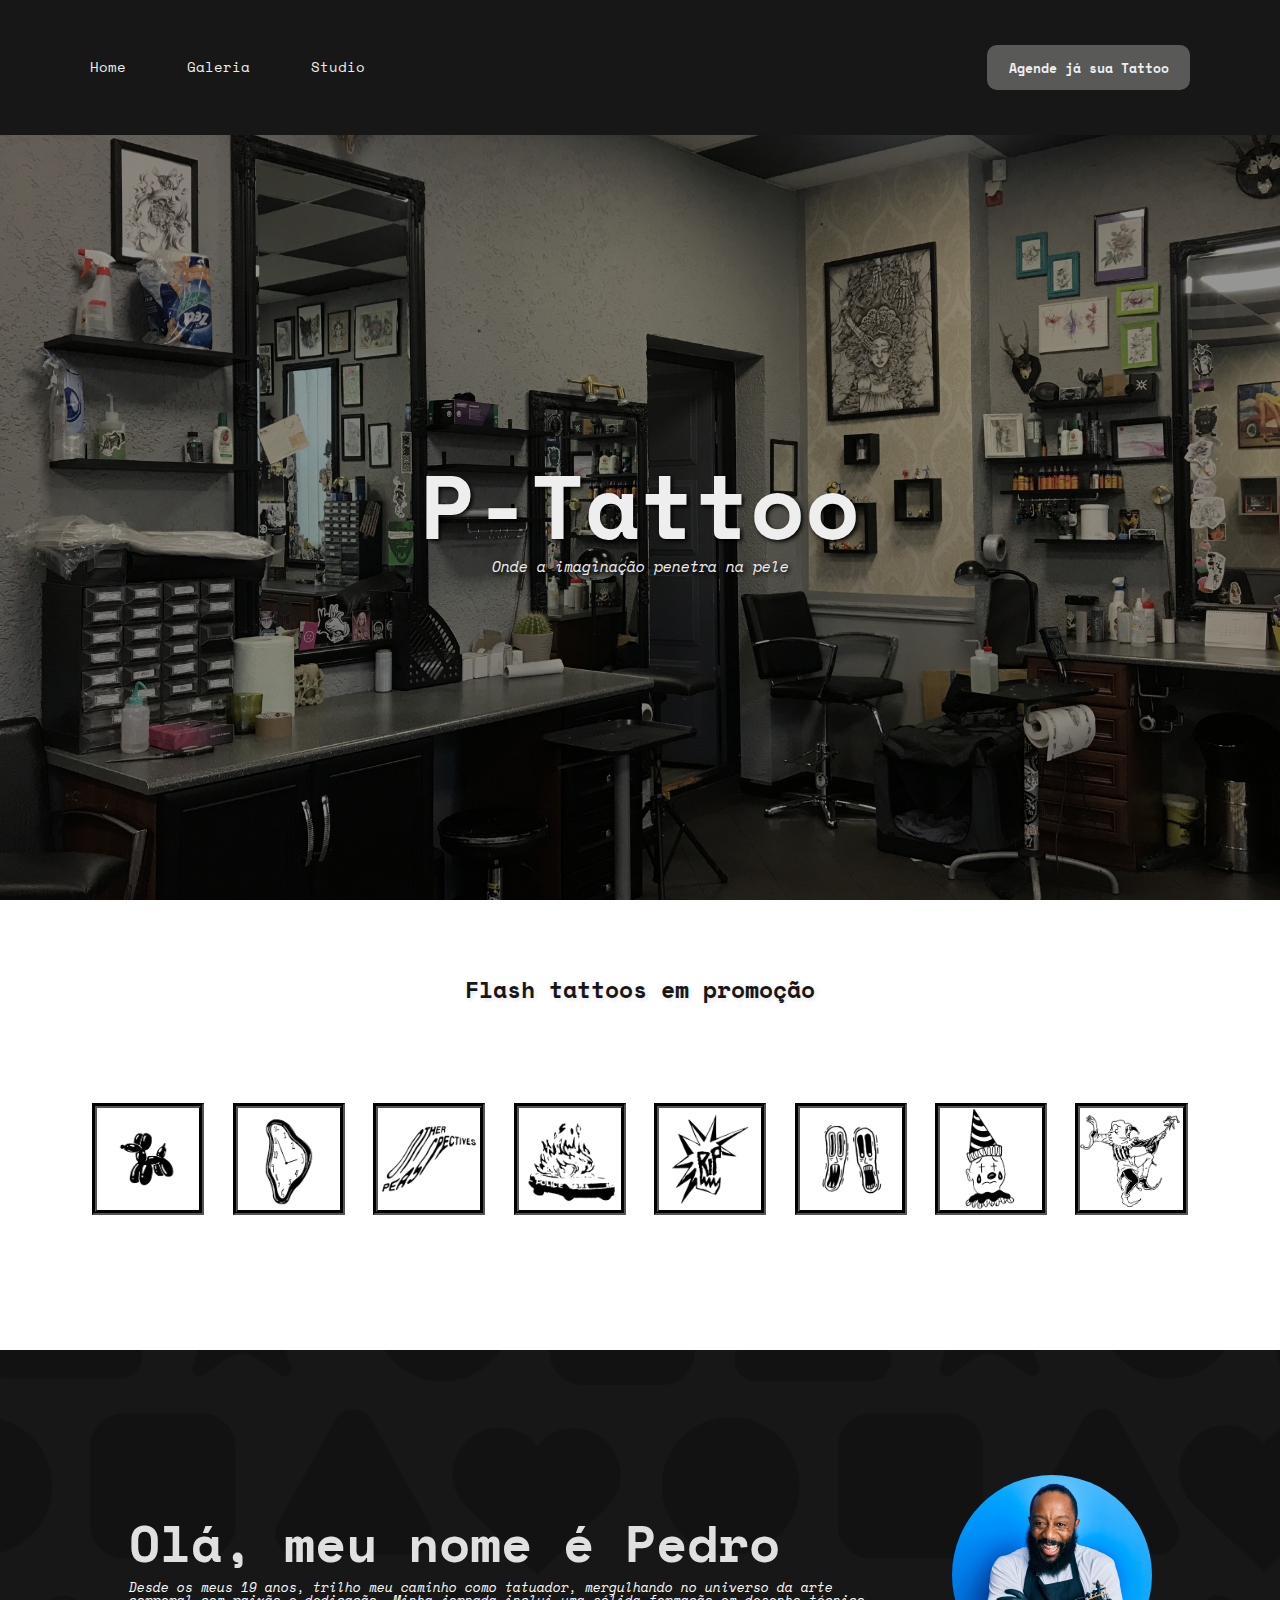
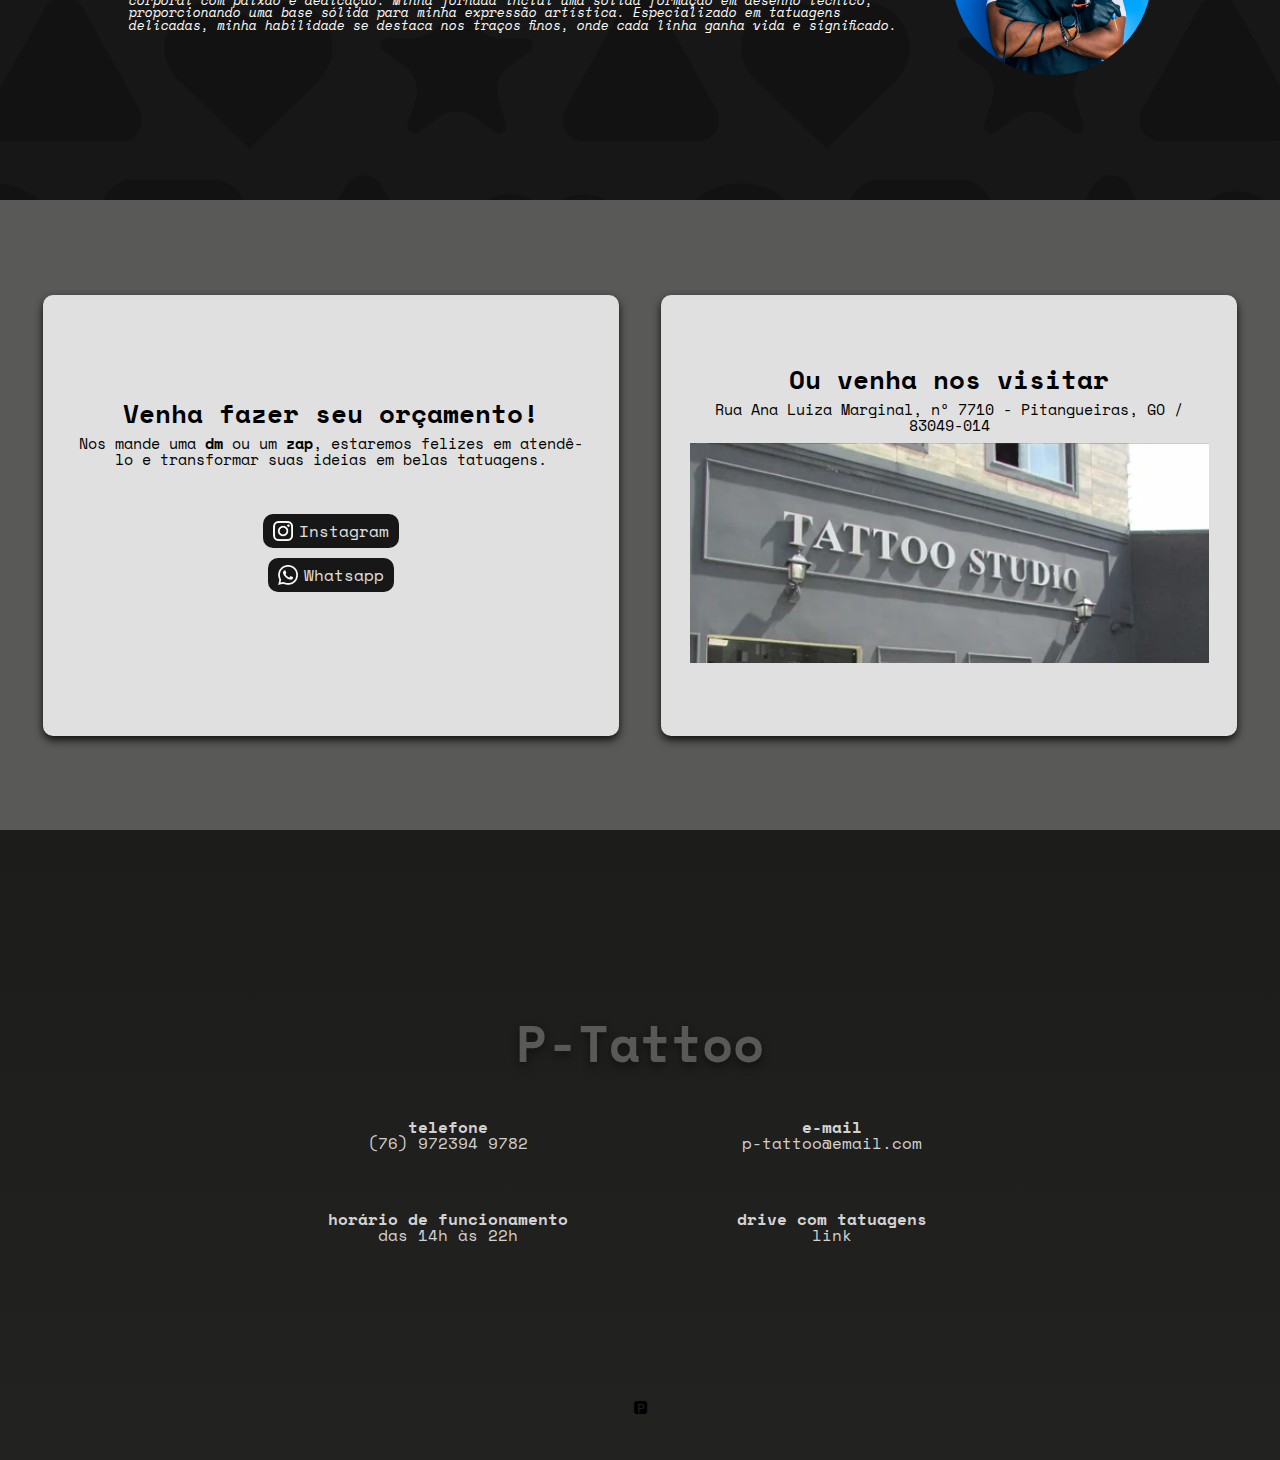
<file: index.html>
<!DOCTYPE html>
<html lang="pt-br">

<head>
    <meta charset="UTF-8">
    <meta name="viewport" content="width=device-width, initial-scale=1.0">
    <title>P-Tattoo</title>
    <link rel="stylesheet" href="./css/style.css">
    <link rel="icon" href="/assets/icon.png" type="image/png">

</head>

<body>
    <header class="header">
        <nav class="header-nav">
            <a class="header-a" href="/index.html">Home</a>
            <a class="header-a" href="/pages/galeria.html">Galeria</a>
            <a class="header-a" href="#">Studio</a>
        </nav>
        <div class="header-div">
            <button class="header-button">Agende já sua Tattoo</button>
        </div>
    </header>
    <main class="main">
        <section class="main-section-01">
            <div class="s01-div">
                <h1 class="section-01-title">P-Tattoo</h1>
                <p class="section-01-description">Onde a imaginação penetra na pele</p>
            </div>
        </section>
        <section class="main-section-02">
            <h1 class="section-02-title">Flash tattoos em promoção</h1>
            <div class="section-02-div">
                <img class="s02-div-image" src="./assets/tattoos/02.png" />
                <img class="s02-div-image" src="./assets/tattoos/03.png" />
                <img class="s02-div-image" src="./assets/tattoos/04.png" />
                <img class="s02-div-image" src="./assets/tattoos/05.png" />
                <img class="s02-div-image" src="./assets/tattoos/07.png" />
                <img class="s02-div-image" src="./assets/tattoos/08.png" />
                <img class="s02-div-image" src="./assets/tattoos/09.png" />
                <img class="s02-div-image" src="./assets/tattoos/10.png" />
            </div>
        </section>
        <section class="main-section-03">
            <div class="section-03-div-1">
                <h1 class="s03-div-1-title">Olá, meu nome é Pedro</h1>
                <p class="s03-div-1-description">
                    Desde os meus 19 anos, trilho meu caminho como tatuador, mergulhando no universo da arte corporal com paixão e dedicação. Minha jornada inclui uma sólida formação em desenho técnico, proporcionando uma base sólida para minha expressão artística. Especializado em tatuagens delicadas, minha habilidade se destaca nos traços finos, onde cada linha ganha vida e significado.
                </p>
            </div>
            <div class="section-03-div-2">
                <img src="./assets/profile.jpg" alt="Minha foto" class="s03-div-2-image">
            </div>
        </section>
        <section class="main-section-04">
            <div class="section-04-div-1">
                <h1 class="s04-div1-title">Venha fazer seu orçamento!</h1>
                <p class="s04-div1-text">
                    Nos mande uma <strong>dm</strong> ou um <strong>zap</strong>, estaremos felizes em atendê-lo e transformar suas ideias em belas tatuagens.
                </p>
                <div class="s04-d1-div-buttons">
                    <a href="#" class="div-button instagram-button">
                        <img src="/assets/icons/instagram.png" alt="instagram logo" class="button-icon">
                        <p class="button-text">Instagram</p>
                    </a>
                    <a href="#" class="div-button whatsapp-button">
                        <img src="/assets/icons/whatsapp.png" alt="whatsapp logo" class="button-icon">
                        <p class="button-text">Whatsapp</p>
                    </a>
                </div>
            </div>
            <div class="section-04-div-2">
                <h1 class="s04-div2-title">Ou venha nos visitar</h1>
                <p class="s04-div2-text">Rua Ana Luiza Marginal, nº 7710 - Pitangueiras, GO / 83049-014</p>
                <div class="d2-div-image"></div>
            </div>
        </section>
    </main>
    <footer class="footer">
        <h1 class="footer-title">P-Tattoo</h1>
        <div class="footer-infos-01">
            <div class="info">
                <h1 class="info-title">telefone</h1>
                <p class="info-text">(76) 972394 9782</p>
            </div>
            <div class="info">
                <h1 class="info-title">e-mail</h1>
                <p class="info-text">p-tattoo@email.com</p>
            </div>
        </div>
        <div class="footer-infos-02">
            <div class="info">
                <h1 class="info-title">horário de funcionamento</h1>
                <p class="info-text">das 14h às 22h</p>
            </div>
            <div class="info">
                <h1 class="info-title">drive com tatuagens</h1>
                <a href="#" class="info-text">link</a>
            </div>
        </div>
        <div class="footer-credits">
            <p class="credits-text">🅿</p>
        </div>
    </footer>
</body>

</html>
</file>
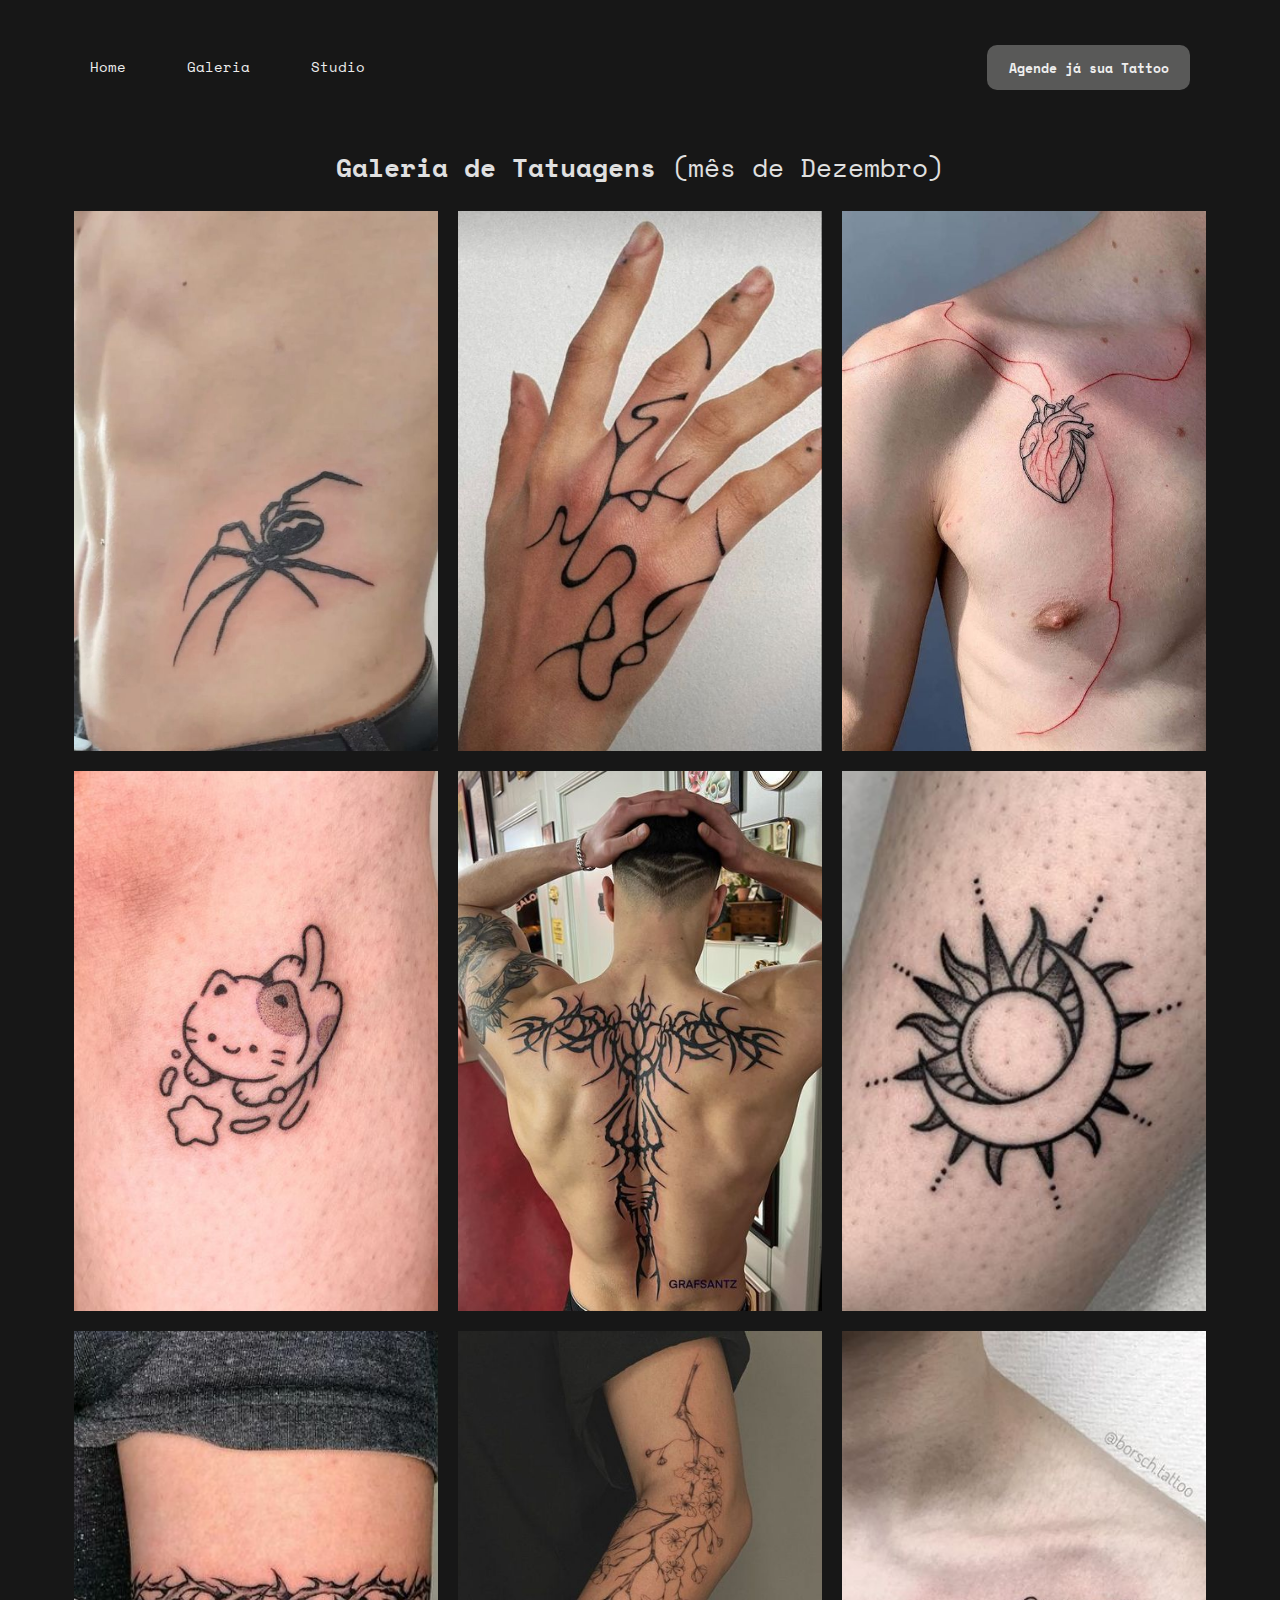
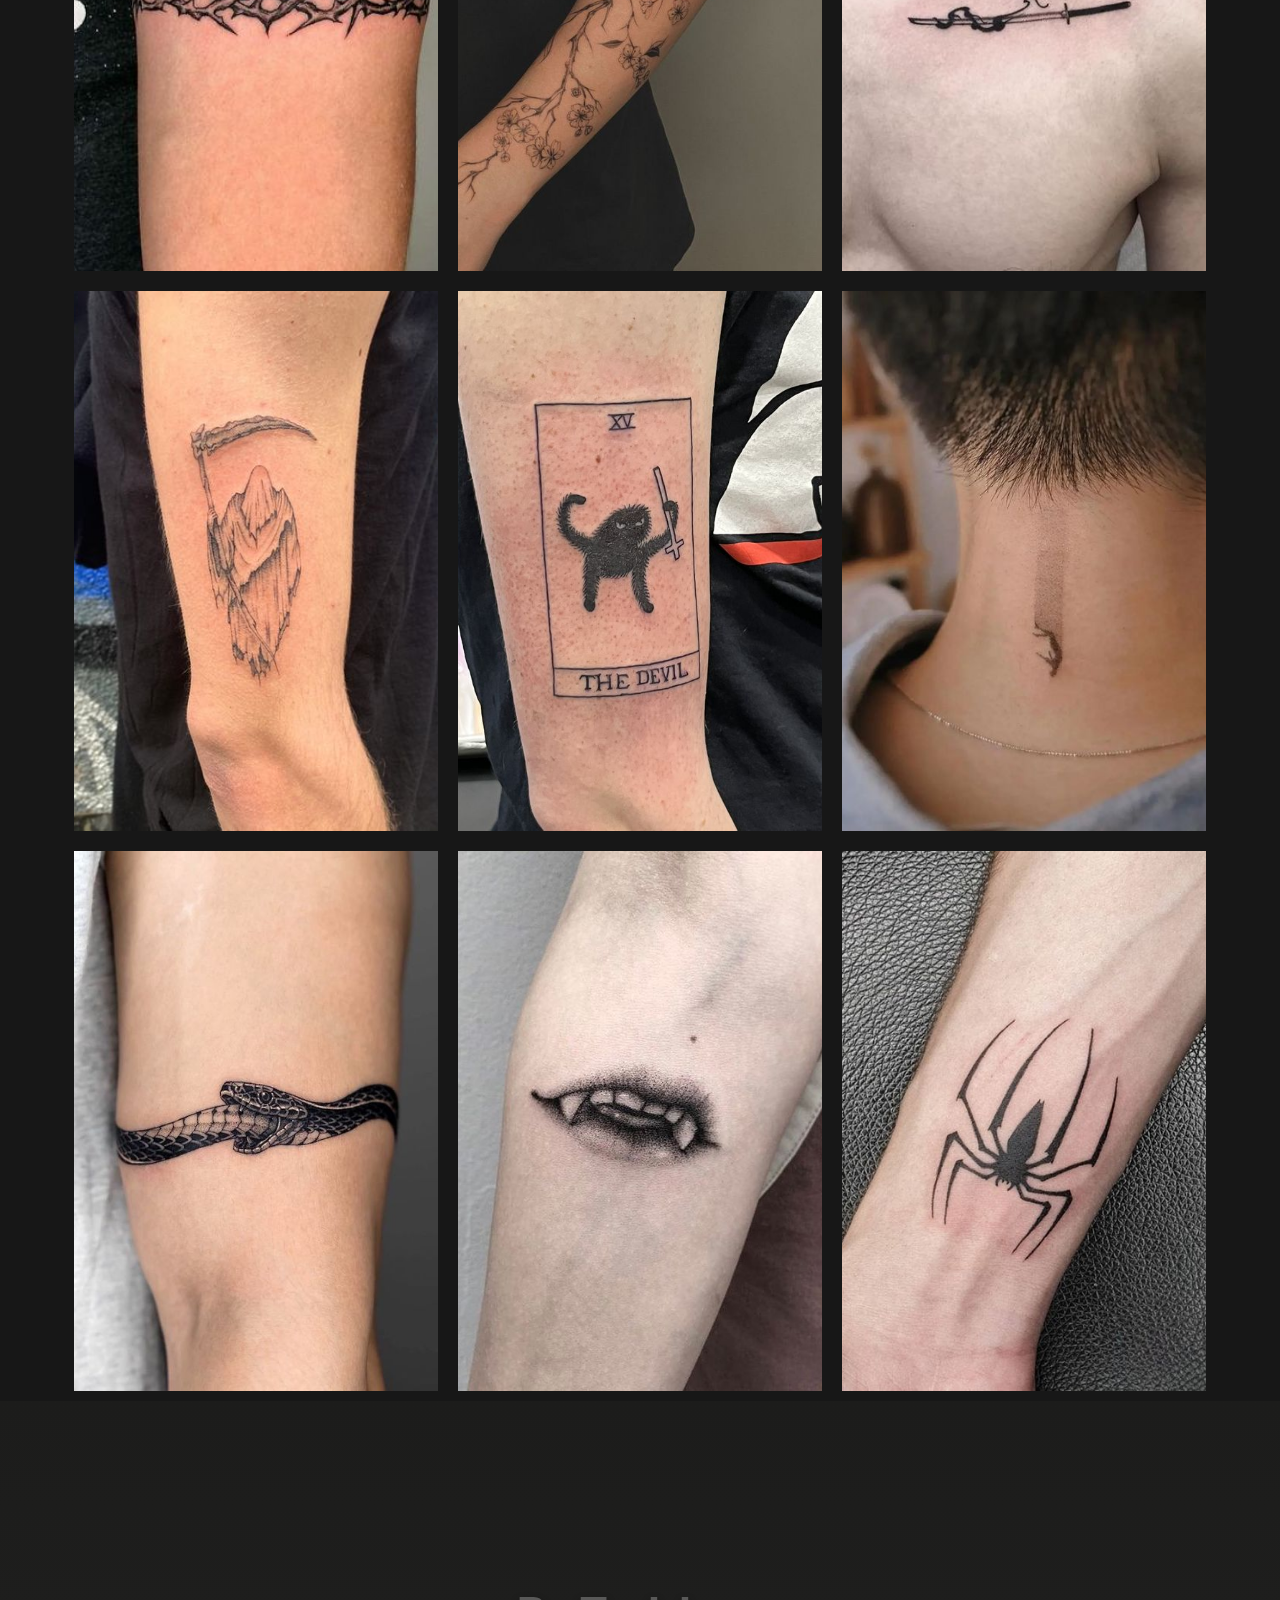
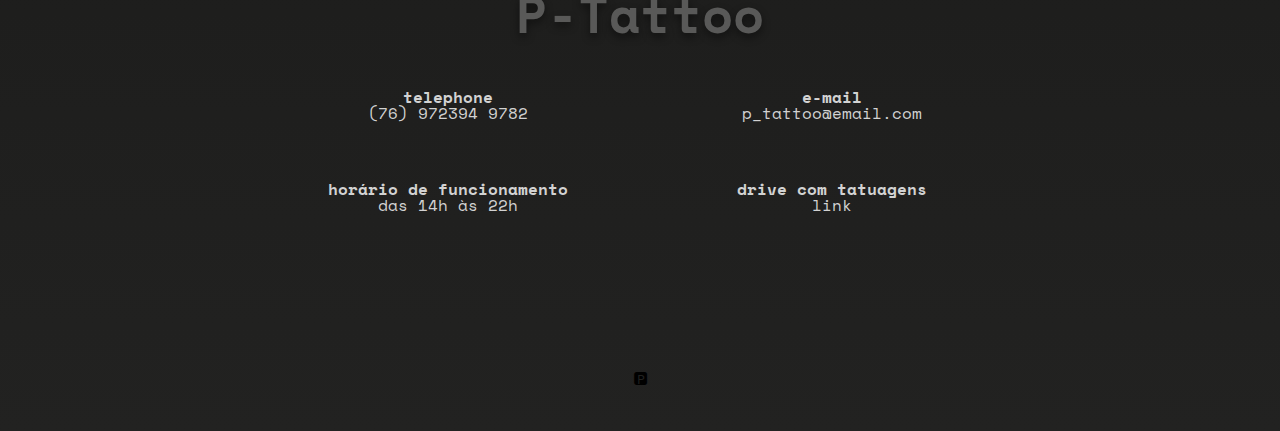
<file: pages/galeria.html>
<!DOCTYPE html>
<html lang="pt-br">

<head>
    <meta charset="UTF-8">
    <meta name="viewport" content="width=device-width, initial-scale=1.0">
    <title>P-Tattoo - Galeria</title>
    <link rel="stylesheet" href="/css/style.css">
    <link rel="icon" href="/assets/icon.png" type="image/png">
</head>

<body>
    <header class="header">
        <nav class="header-nav">
            <a class="header-a" href="/index.html">Home</a>
            <a class="header-a" href="/pages/galeria.html">Galeria</a>
            <a class="header-a" href="#">Studio</a>
        </nav>
        <div class="header-div">
            <button class="header-button">Agende já sua Tattoo</button>
        </div>
    </header>
    <main class="galery">
        <section class="galery-section-01">
            <h1 class="s01-title">Galeria de Tatuagens <strong>(mês de Dezembro)</strong></h1>
            <div class="s01-div">
                <div class="s01-div-image">
                    <img src="../assets/galery/01.jpg" alt="Tatuagem 01" class="div-image">
                </div>
                <div class="s01-div-image">
                    <img src="../assets/galery/02.jpg" alt="Tatuagem 02" class="div-image">
                </div>
                <div class="s01-div-image">
                    <img src="../assets/galery/03.jpg" alt="Tatuagem 03" class="div-image">
                </div>
                <div class="s01-div-image">
                    <img src="../assets/galery/04.jpg" alt="Tatuagem 04" class="div-image">
                </div>
                <div class="s01-div-image">
                    <img src="../assets/galery/05.jpg" alt="Tatuagem 05" class="div-image">
                </div>
                <div class="s01-div-image">
                    <img src="../assets/galery/06.jpg" alt="Tatuagem 06" class="div-image">
                </div>
                <div class="s01-div-image">
                    <img src="../assets/galery/07.jpg" alt="Tatuagem 07" class="div-image">
                </div>
                <div class="s01-div-image">
                    <img src="../assets/galery/08.jpg" alt="Tatuagem 08" class="div-image">
                </div>
                <div class="s01-div-image">
                    <img src="../assets/galery/09.jpg" alt="Tatuagem 09" class="div-image">
                </div>
                <div class="s01-div-image">
                    <img src="../assets/galery/10.jpg" alt="Tatuagem 10" class="div-image">
                </div>
                <div class="s01-div-image">
                    <img src="../assets/galery/11.jpg" alt="Tatuagem 11" class="div-image">
                </div>
                <div class="s01-div-image">
                    <img src="../assets/galery/12.jpg" alt="Tatuagem 12" class="div-image">
                </div>
                <div class="s01-div-image">
                    <img src="../assets/galery/13.jpg" alt="Tatuagem 13" class="div-image">
                </div>
                <div class="s01-div-image">
                    <img src="../assets/galery/14.jpg" alt="Tatuagem 14" class="div-image">
                </div>
                <div class="s01-div-image">
                    <img src="../assets/galery/15.jpg" alt="Tatuagem 15" class="div-image">
                </div>
            </div>
        </section>
    </main>
    <footer class="footer">
        <h1 class="footer-title">P-Tattoo</h1>
        <div class="footer-infos-01">
            <div class="info">
                <h1 class="info-title">telephone</h1>
                <p class="info-text">(76) 972394 9782</p>
            </div>
            <div class="info">
                <h1 class="info-title">e-mail</h1>
                <p class="info-text">p_tattoo@email.com</p>
            </div>
        </div>
        <div class="footer-infos-02">
            <div class="info">
                <h1 class="info-title">horário de funcionamento</h1>
                <p class="info-text">das 14h às 22h</p>
            </div>
            <div class="info">
                <h1 class="info-title">drive com tatuagens</h1>
                <a href="#" class="info-text">link</a>
            </div>
        </div>
        <div class="footer-credits">
            <p class="credits-text">🅿</p>
        </div>
    </footer>
</body>

</html>
</file>
<file: css/style.css>
@import url("https://fonts.googleapis.com/css2?family=Space+Mono:ital,wght@0,400;0,700;1,400;1,700&display=swap");
body {
  background-color: #171717;
  font-family: "Space Mono", monospace;
  overflow-x: hidden;
}

html, body, div, span, applet, object, iframe,
h1, h2, h3, h4, h5, h6, p, blockquote, pre,
a, abbr, acronym, address, big, cite, code,
del, dfn, em, img, ins, kbd, q, s, samp,
small, strike, strong, sub, sup, tt, var,
b, u, i, center,
dl, dt, dd, ol, ul, li,
fieldset, form, label, legend,
table, caption, tbody, tfoot, thead, tr, th, td,
article, aside, canvas, details, embed,
figure, figcaption, footer, header, hgroup,
menu, nav, output, ruby, section, summary,
time, mark, audio, video {
  margin: 0;
  padding: 0;
  border: 0;
  font-size: 100%;
  vertical-align: baseline;
}

article, aside, details, figcaption, figure,
footer, header, hgroup, menu, nav, section {
  display: block;
}

body {
  line-height: 1;
}

ol, ul {
  list-style: none;
}

blockquote, q {
  quotes: none;
}

blockquote:before, blockquote:after,
q:before, q:after {
  content: "";
  content: none;
}

table {
  border-collapse: collapse;
  border-spacing: 0;
}

.header {
  position: fixed;
  display: flex;
  flex-direction: row;
  align-items: center;
  justify-content: space-between;
  background-color: #171717;
  height: 15vh;
  width: 100%;
}
.header .header-nav {
  display: flex;
  flex-direction: row;
  align-items: center;
  padding: 0 7%;
  gap: 10%;
  width: 60%;
}
.header .header-nav .header-a {
  font-size: 1.1vw;
  text-decoration: none;
  color: #eeeeee;
  cursor: pointer;
  transition: 0.1s;
}
.header .header-nav .header-a:hover {
  text-decoration: underline;
  text-underline-offset: 0.5em;
  margin-bottom: 5px;
}
.header .header-div {
  display: flex;
  justify-content: flex-end;
  width: 30%;
  padding: 0 7%;
}
.header .header-div .header-button {
  font-family: "Space Mono", monospace;
  font-weight: 700;
  color: #eeeeee;
  padding: 4% 7%;
  border-radius: 10px;
  border: none;
  background-color: #595958;
  transition: 0.1s;
  cursor: pointer;
}
.header .header-div .header-button:hover {
  margin-bottom: 5px;
  color: #595958;
  background-color: #eeeeee;
}

.main {
  display: flex;
  flex-direction: column;
  align-items: center;
  justify-content: center;
}
.main .main-section-01 {
  width: 100vw;
  margin-top: 15vh;
  height: 85vh;
  background-image: url("/assets/tattoo-studio-section-1.jpg");
  background-size: cover;
  background-position: center;
  display: flex;
  flex-direction: column;
  align-items: center;
  justify-content: center;
}
.main .main-section-01 .s01-div {
  display: flex;
  flex-direction: column;
  gap: 8px;
  align-items: center;
  justify-content: center;
  width: 100%;
  height: 100%;
  background-color: rgba(0, 0, 0, 0.412);
}
.main .main-section-01 .s01-div .section-01-title {
  font-size: 7vw;
  color: #eeeeee;
  font-weight: 700;
  text-shadow: 2px 2px 4px rgb(0, 0, 0);
}
.main .main-section-01 .s01-div .section-01-description {
  font-size: 1.2vw;
  color: #eeeeee;
  font-weight: 400;
  font-style: italic;
  text-shadow: 2px 2px 4px rgb(0, 0, 0);
}
.main .main-section-02 {
  display: flex;
  flex-direction: column;
  align-items: center;
  justify-content: center;
  background-color: #fff;
  width: 100vw;
  height: 50vh;
  gap: 5vh;
}
.main .main-section-02 .section-02-title {
  font-size: 1.8vw;
  color: #171717;
  font-weight: 700;
  text-shadow: 2px 2px 4px rgba(0, 0, 0, 0.1);
}
.main .main-section-02 .section-02-div {
  width: 90%;
  height: 50%;
  display: flex;
  flex-direction: row;
  align-items: center;
  justify-content: space-evenly;
}
.main .main-section-02 .section-02-div .s02-div-image {
  width: 8vw;
  height: 8vw;
  border: 0.4vw groove black;
  cursor: pointer;
  transition: 0.4s;
}
.main .main-section-02 .section-02-div .s02-div-image:hover {
  width: 10vw;
  height: 10vw;
}
.main .main-section-03 {
  display: flex;
  flex-direction: row;
  align-items: center;
  justify-content: center;
  width: 100vw;
  height: 50vh;
  gap: 5vh;
  background-image: url("/assets/bg.png");
  background-size: cover;
  background-position: center;
}
.main .main-section-03 .section-03-div-1 {
  width: 60%;
  display: flex;
  flex-direction: column;
  gap: 1.5vh;
  margin-right: 10px;
}
.main .main-section-03 .section-03-div-1 .s03-div-1-title {
  color: #e0e0e0;
  font-size: 4vw;
}
.main .main-section-03 .section-03-div-1 .s03-div-1-description {
  font-style: italic;
  color: #fcfcfc;
  font-size: 1vw;
}
.main .main-section-03 .section-03-div-2 {
  width: 200px;
  height: 200px;
  overflow: hidden;
  border-radius: 50%;
}
.main .main-section-03 .section-03-div-2 .s03-div-2-image {
  width: 100%;
  height: 100%;
  -o-object-fit: cover;
     object-fit: cover;
}
.main .main-section-04 {
  height: 70vh;
  width: 100vw;
  background-color: #595958;
  display: flex;
  flex-direction: row;
  justify-content: space-evenly;
  align-items: center;
}
.main .main-section-04 .section-04-div-1,
.main .main-section-04 .section-04-div-2 {
  height: 70%;
  width: 45%;
  background-color: #e0e0e0;
  box-shadow: 0px 4px 8px rgba(0, 0, 0, 0.824);
  display: flex;
  flex-direction: column;
  align-items: center;
  justify-content: center;
  text-align: center;
  gap: 10px;
  border-radius: 10px;
}
.main .main-section-04 .section-04-div-1 .s04-div1-title,
.main .main-section-04 .section-04-div-2 .s04-div1-title {
  font-size: 2vw;
  width: 90%;
}
.main .main-section-04 .section-04-div-1 .s04-div1-text,
.main .main-section-04 .section-04-div-2 .s04-div1-text {
  font-size: 1.2vw;
  width: 90%;
}
.main .main-section-04 .section-04-div-1 .s04-d1-div-buttons,
.main .main-section-04 .section-04-div-2 .s04-d1-div-buttons {
  height: 30%;
  display: flex;
  flex-direction: column;
  justify-content: center;
  align-items: center;
  gap: 10px;
  margin: 10px;
}
.main .main-section-04 .section-04-div-1 .s04-d1-div-buttons .div-button,
.main .main-section-04 .section-04-div-2 .s04-d1-div-buttons .div-button {
  display: flex;
  flex-direction: row;
  justify-content: center;
  align-items: center;
  background-color: #171717;
  padding: 7px 10px;
  border-radius: 10px;
  text-decoration: none;
  color: #e0e0e0;
  transition: 0.3s;
}
.main .main-section-04 .section-04-div-1 .s04-d1-div-buttons .div-button .button-icon,
.main .main-section-04 .section-04-div-2 .s04-d1-div-buttons .div-button .button-icon {
  width: 20px;
  margin: 0 6px 0 0;
}
.main .main-section-04 .section-04-div-1 .s04-d1-div-buttons .div-button:hover,
.main .main-section-04 .section-04-div-2 .s04-d1-div-buttons .div-button:hover {
  box-shadow: 0px 4px 8px rgba(0, 0, 0, 0.824);
  padding: 10px 14px;
}
.main .main-section-04 .section-04-div-1 .s04-d1-div-buttons .instagram-button:hover,
.main .main-section-04 .section-04-div-2 .s04-d1-div-buttons .instagram-button:hover {
  background: linear-gradient(to right, #405de6, #5851db, #833ab4, #c13584, #e1306c, #fd1d1d, #ffd600);
}
.main .main-section-04 .section-04-div-1 .s04-d1-div-buttons .whatsapp-button:hover,
.main .main-section-04 .section-04-div-2 .s04-d1-div-buttons .whatsapp-button:hover {
  background: linear-gradient(to right, #075e54, #128c7e, #25d366);
}
.main .main-section-04 .section-04-div-2 .s04-div2-title {
  font-size: 2vw;
  width: 90%;
}
.main .main-section-04 .section-04-div-2 .s04-div2-text {
  font-size: 1.2vw;
  width: 90%;
}
.main .main-section-04 .section-04-div-2 .d2-div-image {
  width: 90%;
  height: 50%;
  background-image: url("/assets/studio.png");
  background-size: cover;
  background-position: center;
}

.footer {
  position: relative;
  display: flex;
  flex-direction: column;
  align-items: center;
  justify-content: center;
  height: 70vh;
  width: 100vw;
  background: linear-gradient(to bottom, #1c1c1b, #1f1f1e, #222221);
}
.footer .footer-title {
  color: #595958;
  font-size: 4vw;
  margin: 0 0 20px 0;
  text-shadow: 0px 4px 8px rgba(0, 0, 0, 0.464);
}
.footer .footer-infos-01, .footer .footer-infos-02 {
  width: 100%;
  display: flex;
  flex-direction: row;
  align-items: center;
  justify-content: center;
  margin: 30px;
  text-align: center;
}
.footer .footer-infos-01 .info, .footer .footer-infos-02 .info {
  width: 30%;
  gap: 10px;
}
.footer .footer-infos-01 .info-title, .footer .footer-infos-02 .info-title {
  color: #d2d2d2;
}
.footer .footer-infos-01 .info-text, .footer .footer-infos-02 .info-text {
  color: #d2d2d2;
  text-decoration: none;
}
.footer .footer-credits {
  position: absolute;
  bottom: 0;
  margin-bottom: 5vh;
}

.galery {
  display: flex;
  flex-direction: column;
  align-items: center;
  justify-content: center;
}
.galery .galery-section-01 {
  width: 100vw;
  margin-top: 15vh;
  display: flex;
  flex-direction: row;
  align-items: center;
  justify-content: center;
  flex-wrap: wrap;
}
.galery .galery-section-01 .s01-title {
  width: 100%;
  color: #e0e0e0;
  text-align: center;
  margin: 20px;
  font-size: 2vw;
}
.galery .galery-section-01 strong {
  font-weight: 400;
}
.galery .galery-section-01 .s01-div {
  width: 100vw;
  display: flex;
  flex-direction: row;
  align-items: center;
  justify-content: center;
  flex-wrap: wrap;
}
.galery .galery-section-01 .s01-div .s01-div-image {
  width: calc(30% - 20px);
  margin: 10px;
  height: 60vh;
  overflow: hidden;
  transition: 0.3s;
}
.galery .galery-section-01 .s01-div .s01-div-image .div-image {
  width: 100%;
  height: 100%;
  -o-object-fit: cover;
     object-fit: cover;
}
.galery .galery-section-01 .s01-div .s01-div-image:hover {
  width: calc(35% - 20px);
}

@media screen and (max-width: 550px) {
  .header {
    height: 10vh;
    width: 100vw;
  }
  .header .header-nav {
    width: 90%;
  }
  .header .header-nav .header-a {
    font-size: 3.3vw;
  }
  .header .header-div {
    display: none;
    width: 5%;
  }
  .header .header-div .header-button {
    display: none;
  }
  .main .main-section-01 {
    margin-top: 10vh;
    height: 50vh;
  }
  .main .main-section-01 .s01-div .section-01-title {
    font-size: 14vw;
  }
  .main .main-section-01 .s01-div .section-01-description {
    font-size: 2.5vw;
  }
  .main .main-section-02 {
    gap: 3vh;
    height: 40vh;
  }
  .main .main-section-02 .section-02-title {
    font-size: 5vw;
  }
  .main .main-section-02 .section-02-div {
    height: 60%;
    width: 85%;
    display: grid;
    grid-template-columns: repeat(4, 1fr);
    grid-template-rows: repeat(2, 1fr);
    justify-content: center;
    gap: 0.6vh;
  }
  .main .main-section-02 .section-02-div .s02-div-image {
    justify-self: center;
    width: 18vw;
    height: 18vw;
  }
  .main .main-section-02 .section-02-div .s02-div-image:hover {
    justify-self: center;
    width: 18vw;
    height: 18vw;
  }
  .main .main-section-03 {
    flex-direction: column-reverse;
    gap: 2vh;
    height: 40vh;
  }
  .main .main-section-03 .section-03-div-1 {
    width: 80%;
    text-align: center;
    margin-right: 0px;
    gap: 1vh;
  }
  .main .main-section-03 .section-03-div-1 .s03-div-1-title {
    color: #e0e0e0;
    font-size: 6vw;
  }
  .main .main-section-03 .section-03-div-1 .s03-div-1-description {
    font-style: italic;
    color: #fcfcfc;
    font-size: 2vw;
  }
  .main .main-section-03 .section-03-div-2 {
    width: 30vw;
    height: 30vw;
  }
  .main .main-section-04 {
    height: 50vh;
    flex-direction: column;
  }
  .main .main-section-04 .section-04-div-1,
  .main .main-section-04 .section-04-div-2 {
    height: 40%;
    width: 80%;
    gap: 1.2vw;
  }
  .main .main-section-04 .section-04-div-1 .s04-div1-title,
  .main .main-section-04 .section-04-div-1 .s04-div2-title,
  .main .main-section-04 .section-04-div-2 .s04-div1-title,
  .main .main-section-04 .section-04-div-2 .s04-div2-title {
    font-size: 4vw;
  }
  .main .main-section-04 .section-04-div-1 .s04-div1-text,
  .main .main-section-04 .section-04-div-1 .s04-div2-text,
  .main .main-section-04 .section-04-div-2 .s04-div1-text,
  .main .main-section-04 .section-04-div-2 .s04-div2-text {
    font-size: 2.5vw;
  }
  .main .main-section-04 .section-04-div-1 .s04-d1-div-buttons,
  .main .main-section-04 .section-04-div-2 .s04-d1-div-buttons {
    flex-direction: row;
    height: auto;
    margin: 5px;
  }
  .main .main-section-04 .section-04-div-1 .s04-d1-div-buttons .div-button,
  .main .main-section-04 .section-04-div-2 .s04-d1-div-buttons .div-button {
    padding: 6px 10px;
    font-size: 2vw;
  }
  .main .main-section-04 .section-04-div-1 .s04-d1-div-buttons .div-button .button-icon,
  .main .main-section-04 .section-04-div-2 .s04-d1-div-buttons .div-button .button-icon {
    width: 4vw;
  }
  .main .main-section-04 .section-04-div-1 .d2-div-image,
  .main .main-section-04 .section-04-div-2 .d2-div-image {
    width: 80%;
    height: 40%;
    margin: 5px;
  }
  .galery .galery-section-01 {
    margin-top: 10vh;
  }
  .galery .galery-section-01 .s01-title {
    font-size: 4vw;
    margin: 15px;
  }
  .galery .galery-section-01 .s01-div .s01-div-image {
    width: 80%;
    height: 30%;
    margin: 8px;
  }
  .galery .galery-section-01 .s01-div .s01-div-image:hover {
    width: 80%;
  }
  .footer {
    width: 100vw;
    height: 30vh;
    justify-content: center;
  }
  .footer .footer-title {
    font-size: 12vw;
    margin: 1vw;
  }
  .footer .footer-infos-01 {
    justify-self: center;
    margin: 1vw;
    flex-direction: column;
  }
  .footer .footer-infos-01 .info {
    display: flex;
    flex-direction: row;
    justify-content: center;
    align-items: center;
    width: 100%;
  }
  .footer .footer-infos-01 .info-title,
  .footer .footer-infos-01 .info-text {
    font-size: 3vw;
  }
  .footer .footer-infos-02 {
    justify-self: center;
    margin: 1vw;
    flex-direction: column;
  }
  .footer .footer-infos-02 .info {
    display: flex;
    flex-direction: row;
    justify-content: center;
    align-items: center;
    width: 100%;
  }
  .footer .footer-infos-02 .info-title,
  .footer .footer-infos-02 .info-text {
    font-size: 3vw;
    text-decoration: none;
  }
  .footer .footer-credits {
    position: relative;
    margin: 2vh;
  }
}
@media screen and (min-width: 551px) and (max-width: 1250px) {
  .header {
    height: 15vh;
    width: 100vw;
  }
  .header .header-nav {
    width: 60%;
  }
  .header .header-nav .header-a {
    font-size: 2.5vw;
  }
  .header .header-div {
    width: 40%;
    height: 30%;
    display: flex;
    justify-content: flex-end;
    align-items: center;
  }
  .header .header-div .header-button {
    font-size: 1.4vw;
    width: 90%;
  }
  .main .main-section-01 {
    margin-top: 10vh;
    height: 50vh;
  }
  .main .main-section-01 .s01-div .section-01-title {
    font-size: 14vw;
  }
  .main .main-section-01 .s01-div .section-01-description {
    font-size: 2.5vw;
  }
  .main .main-section-02 {
    gap: 3vh;
    height: 40vh;
  }
  .main .main-section-02 .section-02-title {
    font-size: 3.4vw;
  }
  .main .main-section-02 .section-02-div {
    height: 60%;
    width: 60%;
    display: grid;
    grid-template-columns: repeat(4, 1fr);
    grid-template-rows: repeat(2, 1fr);
    justify-content: center;
    gap: 0.6vh;
  }
  .main .main-section-02 .section-02-div .s02-div-image {
    justify-self: center;
    width: 14vw;
    height: 14vw;
  }
  .main .main-section-02 .section-02-div .s02-div-image:hover {
    justify-self: center;
    width: 14vw;
    height: 14vw;
  }
  .main .main-section-03 {
    flex-direction: column-reverse;
    gap: 2vh;
    height: 40vh;
  }
  .main .main-section-03 .section-03-div-1 {
    width: 80%;
    text-align: center;
    margin-right: 0px;
    gap: 1vh;
  }
  .main .main-section-03 .section-03-div-1 .s03-div-1-title {
    color: #e0e0e0;
    font-size: 4vw;
  }
  .main .main-section-03 .section-03-div-1 .s03-div-1-description {
    font-style: italic;
    color: #fcfcfc;
    font-size: 1.5vw;
  }
  .main .main-section-03 .section-03-div-2 {
    width: 20vw;
    height: 20vw;
  }
  .main .main-section-04 {
    height: 50vh;
    flex-direction: column;
  }
  .main .main-section-04 .section-04-div-1,
  .main .main-section-04 .section-04-div-2 {
    height: 40%;
    width: 80%;
    gap: 1.2vw;
  }
  .main .main-section-04 .section-04-div-1 .s04-div1-title,
  .main .main-section-04 .section-04-div-1 .s04-div2-title,
  .main .main-section-04 .section-04-div-2 .s04-div1-title,
  .main .main-section-04 .section-04-div-2 .s04-div2-title {
    font-size: 4vw;
  }
  .main .main-section-04 .section-04-div-1 .s04-div1-text,
  .main .main-section-04 .section-04-div-1 .s04-div2-text,
  .main .main-section-04 .section-04-div-2 .s04-div1-text,
  .main .main-section-04 .section-04-div-2 .s04-div2-text {
    font-size: 2.5vw;
  }
  .main .main-section-04 .section-04-div-1 .s04-d1-div-buttons,
  .main .main-section-04 .section-04-div-2 .s04-d1-div-buttons {
    flex-direction: row;
    height: auto;
    margin: 5px;
  }
  .main .main-section-04 .section-04-div-1 .s04-d1-div-buttons .div-button,
  .main .main-section-04 .section-04-div-2 .s04-d1-div-buttons .div-button {
    padding: 6px 10px;
    font-size: 2vw;
  }
  .main .main-section-04 .section-04-div-1 .s04-d1-div-buttons .div-button .button-icon,
  .main .main-section-04 .section-04-div-2 .s04-d1-div-buttons .div-button .button-icon {
    width: 4vw;
  }
  .main .main-section-04 .section-04-div-1 .d2-div-image,
  .main .main-section-04 .section-04-div-2 .d2-div-image {
    width: 80%;
    height: 40%;
    margin: 5px;
  }
  .footer {
    width: 100vw;
    height: 30vh;
    justify-content: center;
  }
}/*# sourceMappingURL=style.css.map */
</file>
